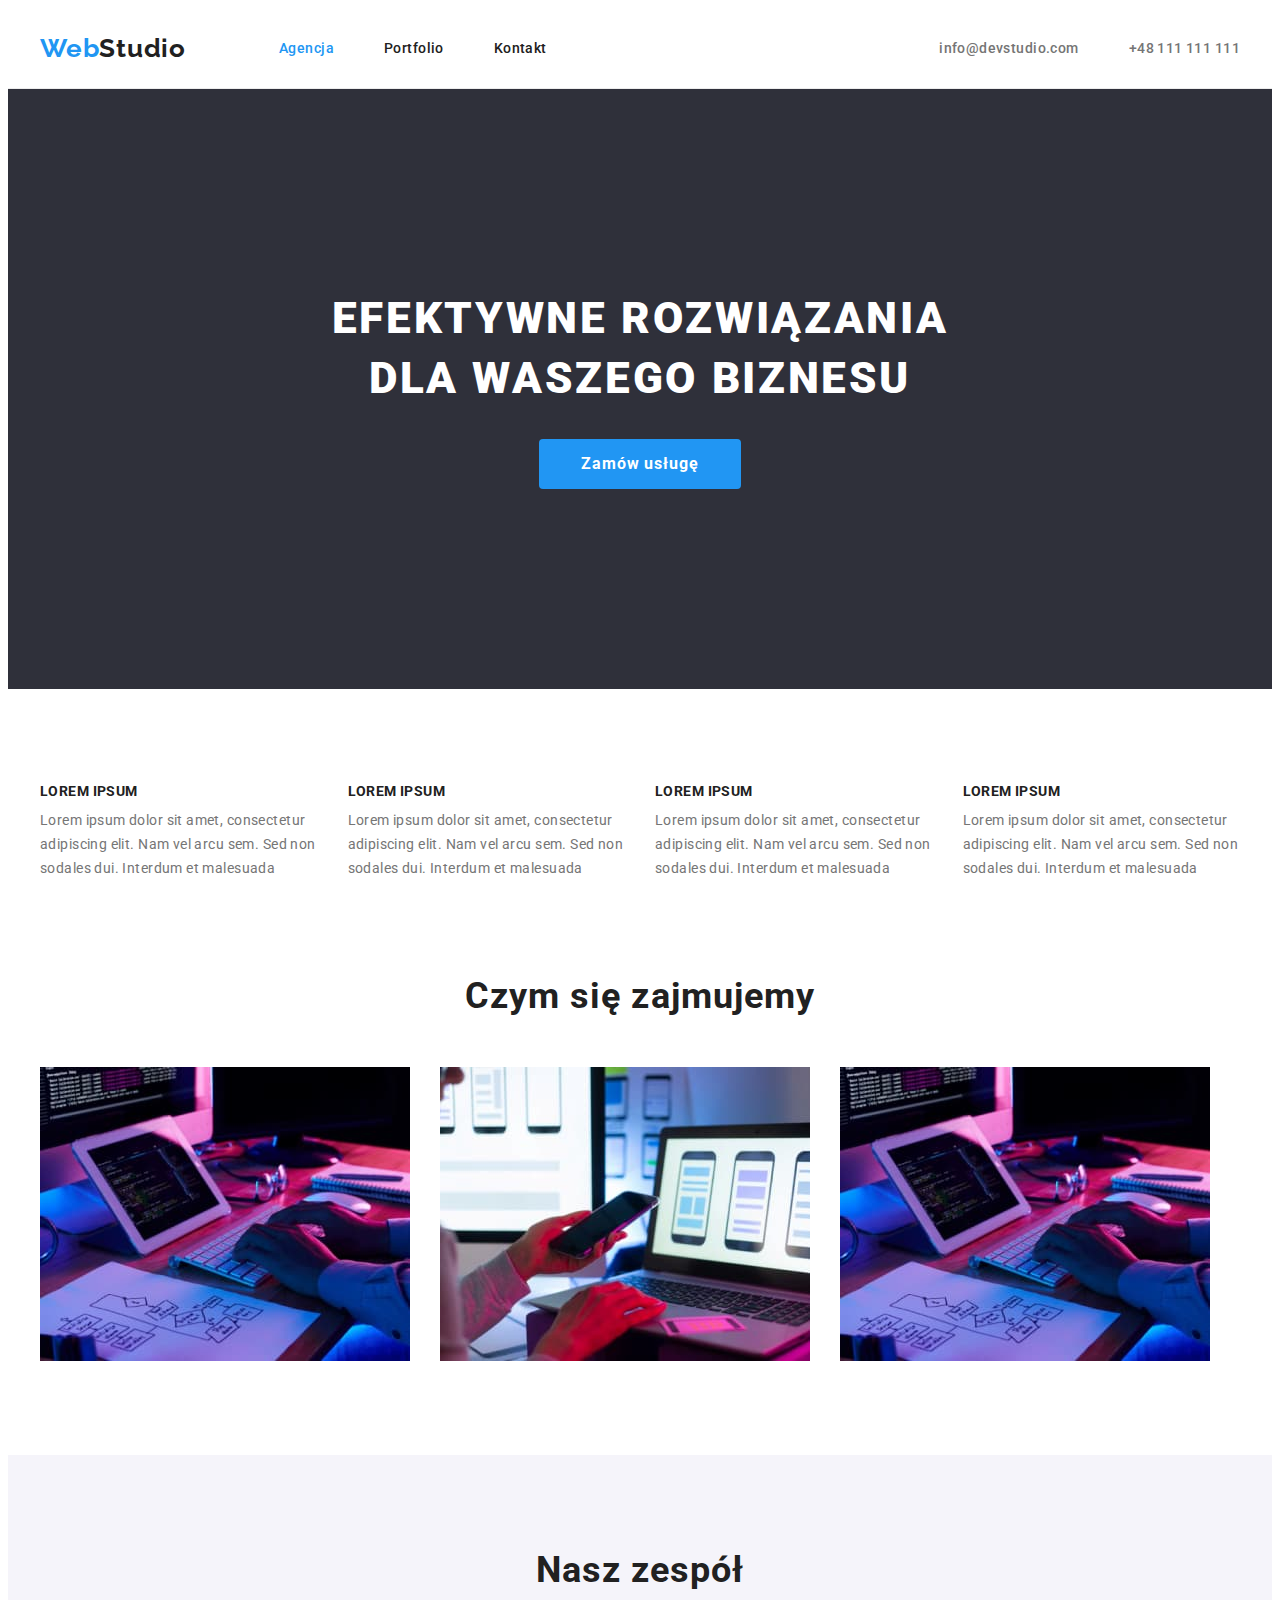
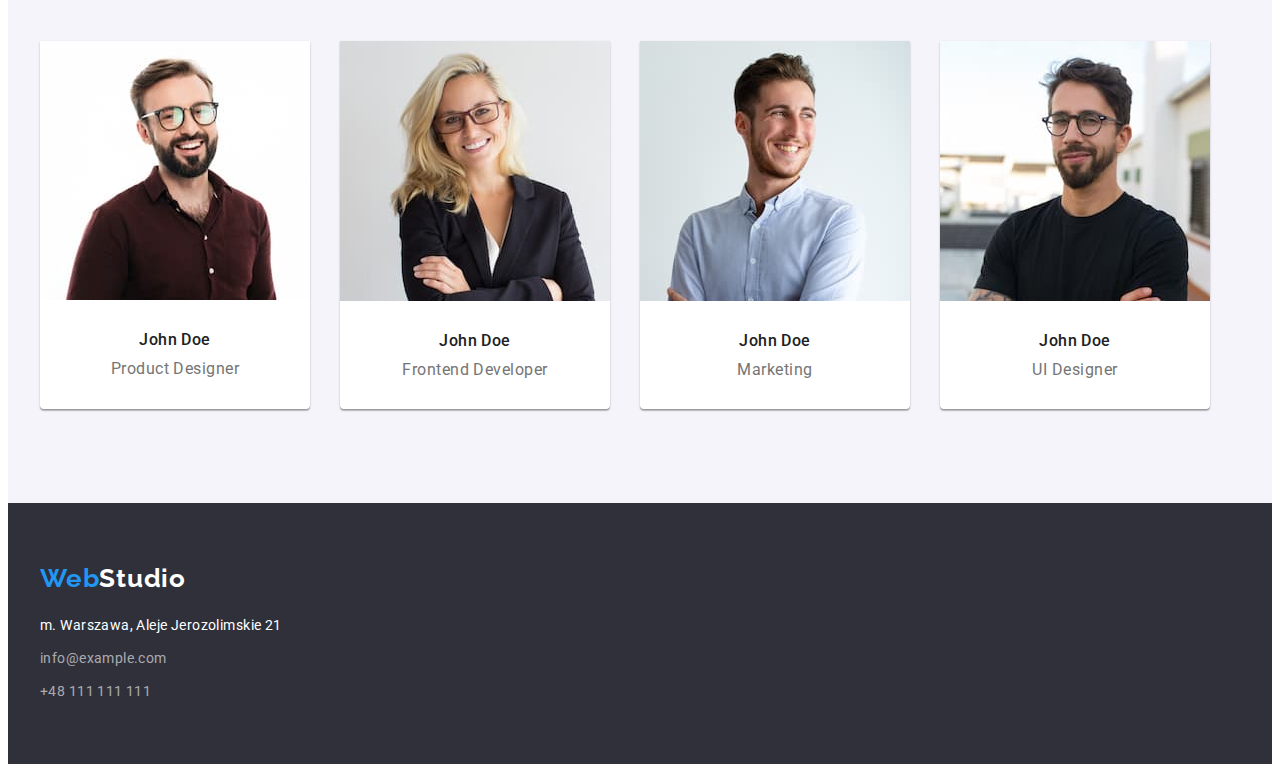
<file: index.html>
<!DOCTYPE html>
<html lang="pl">
<head>
    <meta charset="UTF-8">
    <meta http-equiv="X-UA-Compatible" content="IE=edge">
    <meta name="viewport" content="width=device-width, initial-scale=1.0">
    <title>webstudio-pierwszy projekt</title>

    <!--Normalize-->
    <link rel="stylesheet" href="https://cdnjs.cloudflare.com/ajax/libs/modern-normalize/1.1.0/modern-normalize.min.css"
        integrity="sha512-wpPYUAdjBVSE4KJnH1VR1HeZfpl1ub8YT/NKx4PuQ5NmX2tKuGu6U/JRp5y+Y8XG2tV+wKQpNHVUX03MfMFn9Q=="
        crossorigin="anonymous" referrerpolicy="no-referrer" />
    <!--Normalize end-->
    <!--Google fonts links-->
<link rel="preconnect" href="https://fonts.googleapis.com">
<link rel="preconnect" href="https://fonts.gstatic.com" crossorigin>
<link href="https://fonts.googleapis.com/css2?family=Raleway:wght@700&family=Roboto:wght@400;500;700;900&display=swap"
    rel="stylesheet">
    <!--End Google fonts links-->

    <link rel="stylesheet" href="css/styles.css">

</head>

<body>
<header class="header">
<div class="container header-container">
    <!-- <div class="header-container"> -->
        <a class="logo" href="index.html"><span class="brand-color-blue">Web</span>Studio</a>
        <nav class="header-nav-list">
        <ul class="list-style header-nav-container">
            <li><a class="menu-link-activ" href="/index.html">Agencja</a></li>
            <li><a href="./portfolio.html" class="menu-link">Portfolio</a></li>
            <li><a href="/index.html" class="menu-link">Kontakt</a></li>
        </ul>
        </nav>
    <!-- </div> -->
    <!-- <div class="header-nav-container"> -->
        <ul class="list-style contact-list">
        <li><a class="menu-contact-link" href="mailto:info@devstudio.com">info@devstudio.com</a></li>
        <li><a class="menu-contact-link" href="tel:48111111111">+48 111 111 111</a></li>
        </ul>
    <!-- </div> -->
</div>
</header>
 

    <main>
        <!--HERO-->
        <section class="header-one-structure">
            <div class="container">
            <h1 class="header-one">EFEKTYWNE ROZWIĄZANIA DLA WASZEGO BIZNESU</h1>
            <button type="button" class="header-one-button" >Zamów usługę</button>
            </div>
        </section>

        <!--LOREM IPSUM-->
        <section class="section lorem-section">
            <div class="container">
            <h2 class="visually-hidden">LOREM IPSUM</h2>

        <ul class="list-style photo-list">
            <li>
            <h3 class="lorem-h3">LOREM IPSUM</h3>
            <p class="lorem-p">Lorem ipsum dolor sit amet, consectetur adipiscing elit. Nam vel arcu sem. Sed non sodales dui. Interdum et
                malesuada</p>
            </li>
            <li> 
            <h3 class="lorem-h3">LOREM IPSUM</h3>
            <p class="lorem-p">Lorem ipsum dolor sit amet, consectetur adipiscing elit. Nam vel arcu sem. Sed non sodales dui. Interdum et
                malesuada</p>
            </li>
            <li>
            <h3 class="lorem-h3">LOREM IPSUM</h3>
            <p class="lorem-p">Lorem ipsum dolor sit amet, consectetur adipiscing elit. Nam vel arcu sem. Sed non sodales dui. Interdum et
                malesuada</p>
            </li>
            <li>
            <h3 class="lorem-h3">LOREM IPSUM</h3>
            <p class="lorem-p">Lorem ipsum dolor sit amet, consectetur adipiscing elit. Nam vel arcu sem. Sed non sodales dui. Interdum et
                malesuada</p>
            </li>
        </ul>
        </div>
        </section>
        
        <!--czym sie zajmujemy-->
        <section class="section">
            <div class="container">
            <h2 class="header-two">Czym się zajmujemy</h2>
            <ul class="list-style photo-list">
                <li><img src="images/Czym_się_zajmujemy_img1.jpg" alt="człowiek programuje na tablecie" width="370"
                        height="294">
                </li>
                <li><img src="images/Czym_się_zajmujemy_img2.jpg" alt="człowiek sprawdza układ strony na telef" width="370"
                        height="294">
                </li>
                <li><img src="images/Czym_się_zajmujemy_img1.jpg" alt="człowiek wybiera kolor na tablecie" width="370"
                        height="294">
                </li>
            </ul>
            </div>
        </section>
        
        <!--Nasz zespół-->
        <section class="team section">
            <div class="container">
            <h2 class="header-two"> Nasz zespół </h2>
            <ul class="list-style photo-list">
                <li class="team-card">
                    <img src="images/Nasz_zespół_img1.jpg" alt="John Doe1" width="270" height="260">
                   <div class="team-padding">
                    <h3 class="team-name">John Doe</h3>
                    <p class="team-job">Product Designer</p>
                    </div>
                </li>
                <li class="team-card">
                    <img src="images/Nasz_zespół_img2.jpg" alt="John Doe2" width="270" height="260">
                    <div class="team-padding">
                    <h3 class="team-name">John Doe</h3>
                    <p class="team-job">Frontend Developer</p>
                    </div>
                </li>
                <li class="team-card">
                    <img src="images/Nasz_zespół_img3.jpg" alt="John Doe3" width="270" height="260">
                    <div class="team-padding">
                    <h3 class="team-name">John Doe</h3>
                    <p class="team-job">Marketing</p>
                    </div>
                </li>
                <li class="team-card">
                    <img src="images/Nasz_zespół_img4.jpg" alt="John Doe4" width="270" height="260">
                    <div class="team-padding">
                    <h3 class="team-name">John Doe</h3>
                    <p class="team-job">UI Designer</p>
                    </div>
                </li>
            </ul>
            </div>
        </section>
    </main>
    
    
    <footer class="footer">
        <div class="container">
        <a class="footer-logo" href="index.html"><span class="brand-color-blue">Web</span>Studio</a>
        <address class="address style">
            <ul class="list-style">
                <li class="footer-padding"><a class="footer-link-address" href="https://goo.gl/maps/v4wxsE9NDZiypeX38" target="_blank" >m. Warszawa, Aleje Jerozolimskie 21</a></li>
                <li class="footer-padding"><a class="footer-link-contact" href="mailto:info@example.com">info@example.com</a></li>
                <li class="footer-padding"><a class="footer-link-contact" href="tel:48111111111">+48 111 111 111</a></li>
            </ul>
        </address>
        </div>
    </footer>
</body>
</html>
</file>
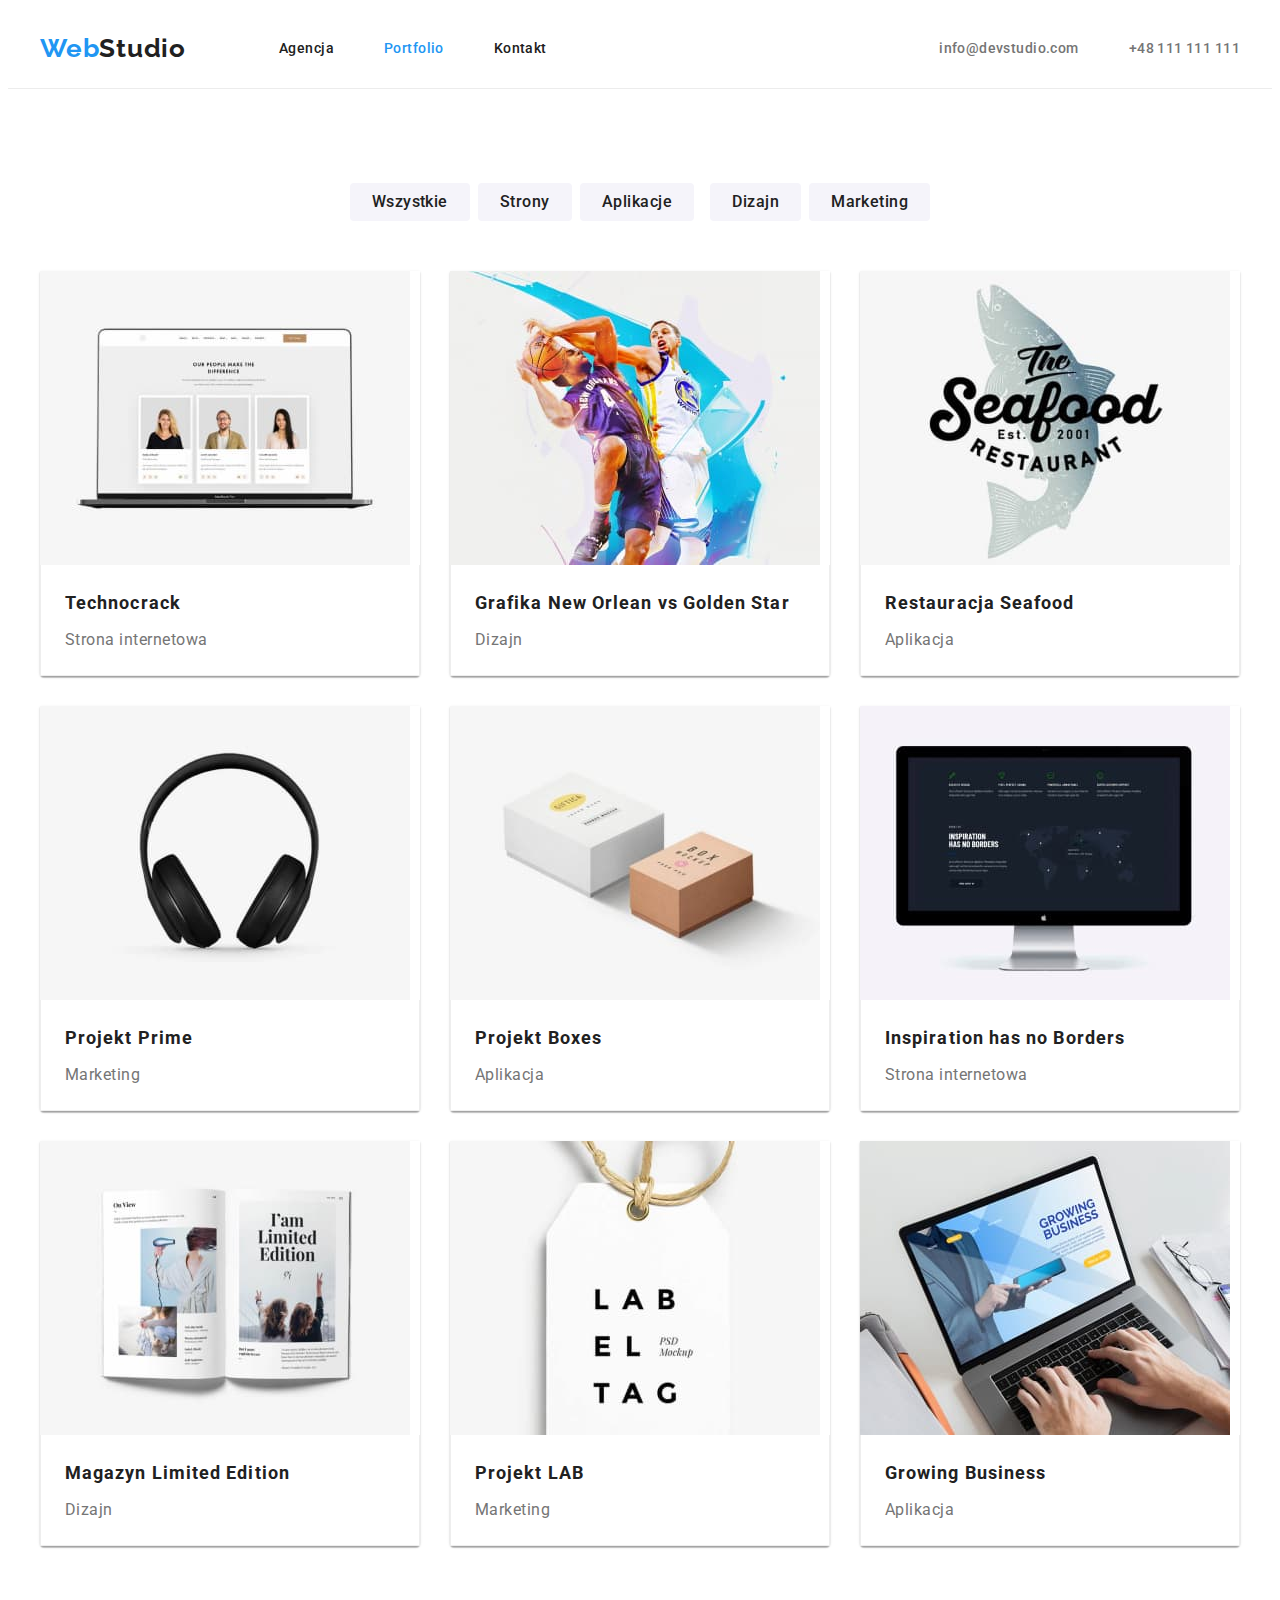
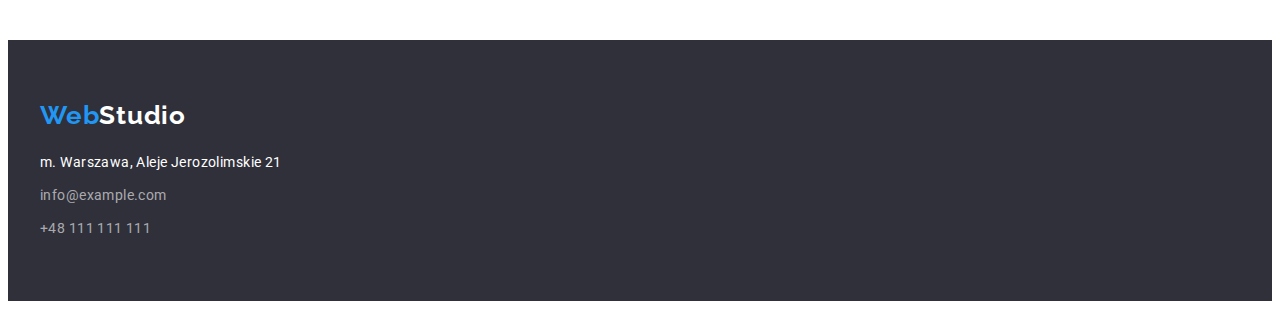
<file: portfolio.html>
<!DOCTYPE html>
<html lang="pl">

<head>
    <meta charset="UTF-8">
    <meta http-equiv="X-UA-Compatible" content="IE=edge">
    <meta name="viewport" content="width=device-width, initial-scale=1.0">
    <title>webstudio-pierwszy projekt</title>
    
    <!--Normalize-->
    <link rel="stylesheet" href="https://cdnjs.cloudflare.com/ajax/libs/modern-normalize/1.1.0/modern-normalize.min.css"
        integrity="sha512-wpPYUAdjBVSE4KJnH1VR1HeZfpl1ub8YT/NKx4PuQ5NmX2tKuGu6U/JRp5y+Y8XG2tV+wKQpNHVUX03MfMFn9Q=="
        crossorigin="anonymous" referrerpolicy="no-referrer" />
    <!--Normalize end-->
    <!--Google fonts links-->
    <link rel="preconnect" href="https://fonts.googleapis.com">
    <link rel="preconnect" href="https://fonts.gstatic.com" crossorigin>
    <link href="https://fonts.googleapis.com/css2?family=Raleway:wght@700&family=Roboto:wght@400;500;700;900&display=swap"
        rel="stylesheet">
    <!--End Google fonts links-->
    
    <link rel="stylesheet" href="css/styles.css">

</head>

<body>
<header class="header">
<div class="container header-container">
    <!-- <div class="header-container"> -->
        <a class="logo" href="index.html"><span class="brand-color-blue">Web</span>Studio</a>
        <nav class="header-nav-list">
        <ul class="list-style header-nav-container">
            <li><a class="menu-link" href="/index.html">Agencja</a></li>
            <li><a href="./portfolio.html" class="menu-link-activ">Portfolio</a></li>
            <li><a href="/index.html" class="menu-link">Kontakt</a></li>
        </ul>
        </nav>
    <!-- </div> -->
    <!-- <div class="header-nav-container"> -->
        <ul class="list-style contact-list">
        <li><a class="menu-contact-link" href="mailto:info@devstudio.com">info@devstudio.com</a></li>
        <li><a class="menu-contact-link" href="tel:48111111111">+48 111 111 111</a></li>
        </ul>
    <!-- </div> -->
</div>
</header>


    <main>
        <!--Filtr na Stronie portfolio-->
        <section class="section">
            <div class="container">
            <h1 class="visually-hidden">Portfolio</h1>
            <ul class="list-style portfolio-list-button">
               <li><button type="button" class="portfolio-button">Wszystkie</button></li>
                <li><button type="button" class="portfolio-button">Strony</button></li>
                <li><button type="button" class="portfolio-button">Aplikacje</button><li>
                <li><button type="button" class="portfolio-button">Dizajn</button></li>
                <li><button type="button" class="portfolio-button">Marketing</button></li>
            </ul>
            <ul class="list-style portfolio-grid" >
                <li class="portfolio-card">
                    <img src="images/portfolio1.jpg" alt="strona internetowa" width="370" height="294">
                    <div class="portfolio-card-description">
                        <h2 class="portfolio-header2">Technocrack</h2>
                    <p class="portfolio-filter">Strona internetowa</p>
                    </div>
                </li>
                <li class="portfolio-card">
                    <img src="images/portfolio2.jpg" alt="dwóch koszykarzy" width="370" height="294">
                    <div class="portfolio-card-description">
                    <h2 class="portfolio-header2">Grafika New Orlean vs Golden Star</h2>
                    <p class="portfolio-filter">Dizajn</p>
                    </div>
                </li>
                <li class="portfolio-card">
                    <img src="images/portfolio3.jpg" alt="logo z rybą" width="370" height="294">
                    <div class="portfolio-card-description">
                    <h2 class="portfolio-header2">Restauracja Seafood</h2>
                    <p class="portfolio-filter">Aplikacja</p>
                    </div>
                </li>
                <li class="portfolio-card">
                    <img src="images/portfolio4.jpg" alt="słuchawki" width="370" height="294">
                    <div class="portfolio-card-description">
                    <h2 class="portfolio-header2">Projekt Prime</h2>
                    <p class="portfolio-filter">Marketing</p>
                    </div>
                </li>
                <li class="portfolio-card">
                    <img src="images/portfolio5.jpg" alt="dwa pudełka" width="370" height="294">
                    <div class="portfolio-card-description">
                    <h2 class="portfolio-header2">Projekt Boxes</h2>
                    <p class="portfolio-filter">Aplikacja</p>
                    </div>
                </li>
                <li class="portfolio-card">
                    <img src="images/portfolio6.jpg" alt="monitor" width="370" height="294">
                    <div class="portfolio-card-description">
                    <h2 class="portfolio-header2">Inspiration has no Borders</h2>
                    <p class="portfolio-filter">Strona internetowa</p>
                    </div>
                </li>
                <li class="portfolio-card">
                    <img src="images/portfolio7.jpg" alt="książka" width="370" height="294">
                    <div class="portfolio-card-description">
                    <h2 class="portfolio-header2">Magazyn Limited Edition</h2>
                    <p class="portfolio-filter">Dizajn</p>
                    </div>
                </li>
                <li class="portfolio-card">
                    <img src="images/portfolio8.jpg" alt="etykietka" width="370" height="294">
                    <div class="portfolio-card-description">
                    <h2 class="portfolio-header2">Projekt LAB</h2>
                    <p class="portfolio-filter">Marketing</p>
                    </div>
                </li>
                <li class="portfolio-card">
                    <img src="images/portfolio9.jpg" alt="laptop" width="370" height="294">
                    <div class="portfolio-card-description">
                    <h2 class="portfolio-header2">Growing Business</h2>
                    <p class="portfolio-filter">Aplikacja</p>
                    </div>
                </li>
            </ul>
             </div> 
        </section>
    </main>


    <footer class="footer">
        <div class="container">
            <a class="footer-logo" href="index.html"><span class="brand-color-blue">Web</span>Studio</a>
            <address class="address style">
                <ul class="list-style">
                    <li class="footer-padding"><a class="footer-link-address" href="https://goo.gl/maps/v4wxsE9NDZiypeX38"
                            target="_blank">m. Warszawa, Aleje Jerozolimskie 21</a></li>
                    <li class="footer-padding"><a class="footer-link-contact"
                            href="mailto:info@example.com">info@example.com</a></li>
                    <li class="footer-padding"><a class="footer-link-contact" href="tel:48111111111">+48 111 111 111</a>
                    </li>
                </ul>
            </address>
        </div>
    </footer>
</body>

</html>
</file>
<file: css/styles.css>
:root{
    --brand-color-blue: #2196F3;
    --brand-color-black: #212121;
    --brand-color-grey: #757575;
    --brand-color-white: #FFFFFF;
    --brand-footer-color-grey:rgba(255, 255, 255, 0.6);
    --brand-background-dark: #2F303A;
    --brand-background-main: #E5E5E5;
    --brand-background-team: #F5F4FA;
    --brand-header-border: #ECECEC;

}

body{
    font-family: 'Roboto', sans-serif;
    color: var(--brand-color-black);
    background-color: var(--brand-color-white);
    font-size: 14px;
    letter-spacing: 0.03em;
    /* margin: 0 auto; */
}
h1,
h2,
h3,
h4,
h5,
h6,
p{
    margin: 0;
}

img{
    display: block;
    max-width: 100%;
    height: auto;
}
ul,
ol{
    list-style: none;
    padding-left: 0;
    margin: 0;
}
a {
    text-decoration: none;
}
address{
    font-style: normal;
}
/* button{
    display: block;
    cursor: pointer;
    border: none;
    border-radius: 4px;
} */




.header{
border-bottom: 1px solid var(--brand-header-border);
}

.container {
    width: 1200px;
    margin: 0 auto;
    padding: 0 15px;
    
}
.header-container {
   display: flex; 
align-items: center;
/* justify-content: space-between;
padding-top: 24px;
    padding-bottom: 25px; */
}

.header-nav-container {
    display: flex;
    align-items: center;
    gap: 50px;
}

.contact-list{
 display: flex; 
align-items: center;
gap: 50px;
margin-left: auto;

}
.header-nav-list{
    margin-left: 93px;
}

/* .header-nav-container li{
    margin: 0 20px
} */


.flex-list{
    display: flex;
}
.photo-list{
    display: flex;
    /* margin-top: 50px; */
    gap: 30px;
}
.section {
    padding: 94px 0;
}

.list-style{
    list-style:none;
    
}
.lorem-section{
    padding-bottom: 0;
}

.lorem-h3 {
font-weight: 700;
    font-size: 14px;
    line-height: 1.1429;
    letter-spacing: 0.03em;
    margin-bottom: 10px;
}

.lorem-p {
    
    line-height: 1.714;
    color: var(--brand-color-grey);
}

.portfolio-header2{
    font-weight: 700;
        font-size: 18px;
        line-height: 2;
        letter-spacing: 0.06em;
        margin-bottom: 4px;
}


.header-two{
    font-weight: 700;
        font-size: 36px;
        line-height: 1.1667;
        letter-spacing: 0.03em;
        text-align: center;
        margin-bottom: 50px;
        }

.portfolio-filter{
    color: var(--brand-color-grey);
        font-size: 16px;
        line-height: 1.875;
        letter-spacing: 0.03em;
}


.logo{
    font-family: 'Raleway', sans-serif;
    font-weight: 700;
    font-size: 26px;
    line-height: 1.19;
    letter-spacing: 0.03em;
    color: var(--brand-color-black);
    text-decoration: none;
}


.brand-color-blue{
   color: var(--brand-color-blue);
}

.menu-link{
text-decoration: none;
font-size: 14px;
font-weight: 500;
color: var(--brand-color-black);
padding: 32px 0;
        display: block;
}

.menu-link:hover{
color: var(--brand-color-blue);
}
.menu-link:focus{
color: var(--brand-color-blue);
}

.menu-link-activ{
    text-decoration: none;
        font-size: 14px;
        font-weight: 500;
        color: var(--brand-color-blue);
        padding: 32px 0;
        display: block;
    }
.menu-link-activ:hover{
color: var(--brand-color-blue);;
}
.menu-link-activ:focus{
color: var(--brand-color-blue);;
}

.menu-contact-link{
    color: var(--brand-color-grey);
    text-decoration: none;
    font-size: 14px;
    font-weight: 500;
}
.menu-contact-link:hover{
    color: var(--brand-color-blue);
    }

.menu-contact-link:focus {
    color: var(--brand-color-blue);
}


.header-one-structure{
    text-align: center;
    background-color: var(--brand-background-dark);
    padding: 200px 0;
    
}
.header-one{
    font-weight: 900;
        font-size: 44px;
        line-height: 1.3636;
        color: var(--brand-color-white);
        letter-spacing: 0.06em;
    text-align: center;
    margin: 0 auto;
    margin-bottom: 30px;
    width: 696px;
    
    
    }

.header-one-button {
    color: var(--brand-color-white);
    background-color: var(--brand-color-blue);
    border: none;
    font-weight: 700;
        font-size: 16px;
        line-height: 1.875;
        letter-spacing: 0.06em;
        cursor: pointer;
        font-family: 'Roboto', sans-serif;
        border-radius: 4px;
        padding: 10px 42px;
        
}


.team{
    background-color: var(--brand-background-team);
}

.team-card{
    
    background-color: var(--brand-color-white);
    box-shadow: 0px 1px 3px rgba(0, 0, 0, 0.12), 0px 1px 1px rgba(0, 0, 0, 0.14), 0px 2px 1px rgba(0, 0, 0, 0.2);
        border-radius: 0px 0px 4px 4px;
        /* padding-bottom: 30px; */
        text-align: center;
        
}
.team-padding{
    padding-top: 30px;
    padding-bottom: 30px;
}

.team-name {
    font-weight: 500;
    font-size: 16px;
        line-height: 1.1875;
        letter-spacing: 0.03em;
    /* padding-top: 30px; */
    margin-bottom: 10px;
}


.team-job {
    color: #757575;
    font-size: 16px;
        line-height: 1.1875;
        letter-spacing: 0.03em;
        /* padding-bottom: 30px; */
}



.footer{
    padding-top: 60px;
    padding-bottom: 60px;
    background-color: var(--brand-background-dark);
    color: var(--brand-color-white)
}


/* Footer */
.footer-logo {
    font-family: 'Raleway', sans-serif;
    font-weight: 700;
    font-size: 26px;
    line-height: 1.1923;
    letter-spacing: 0.03em;
    color: var(--brand-color-white);
    text-decoration: none;
    
}

.address.style{
    font-style: normal;
    margin-top: 20px;
}

.footer-link-address{
        font-size: 14px;
        line-height: 1.71;
        color: var(--brand-color-white);
        text-decoration:none;
        letter-spacing: 0.03em;
    
}

.footer-padding:not(:first-child){
    margin-top: 9px;
}

.footer-link-contact {
    font-size: 14px;
    line-height: 1.71;
    letter-spacing: 0.03em;
    text-decoration-line: none;
    color: var(--brand-footer-color-grey);
    
}

.footer-link-contact:hover,
.footer-link-contact:focus,
.footer-link-contact:active {
    color: var(--brand-color-white);
}
/* Footer end */

.active-blue{
    color: var(--brand-color-blue);
}

.portfolio-button {
    background-color: #f5f4fa;
    color: var(--brand-color-black);
    font-size: 16px;
    border: none;
    cursor: pointer;
    letter-spacing: 0.03em;
    font-weight: 500;
    line-height: 1.625;
    font-family: 'Roboto', sans-serif;
    padding: 6px 22px;
    border-radius: 4px;
}
.portfolio-button:hover, .portfolio-button:focus, .portfolio-button:active{
    background-color: var(--brand-color-blue);
    color: var(--brand-color-white);
}
.portfolio-list-button{
            display: flex;
            justify-content: center;
            gap: 8px;
        }



.portfolio-grid{
            display: flex;
            flex-wrap: wrap;
            margin-top: 50px;
            gap: 30px;
}
.portfolio-card{
        background-color: var(--brand-color-white);
        box-shadow: 0px 1px 3px rgba(0, 0, 0, 0.12), 0px 1px 1px rgba(0, 0, 0, 0.14), 0px 2px 1px rgba(0, 0, 0, 0.2);
        border-radius: 0px 0px 4px 4px;
        /* padding-bottom: 30px; */
        /* border: 1px solid #EEEEEE; */
        width: calc((100% - 60px) /3);

}

.portfolio-card-description {
    padding: 20px 24px;
    border: 1px solid #EEEEEE;
    border-top: none;
}

.visually-hidden {
    position: absolute;
    width: 1px;
    height: 1px;
    margin: -1px;
    border: 0;
    padding: 0;

    white-space: nowrap;
    clip-path: inset(100%);
    clip: rect(0 0 0 0);
    overflow: hidden;
}
</file>
